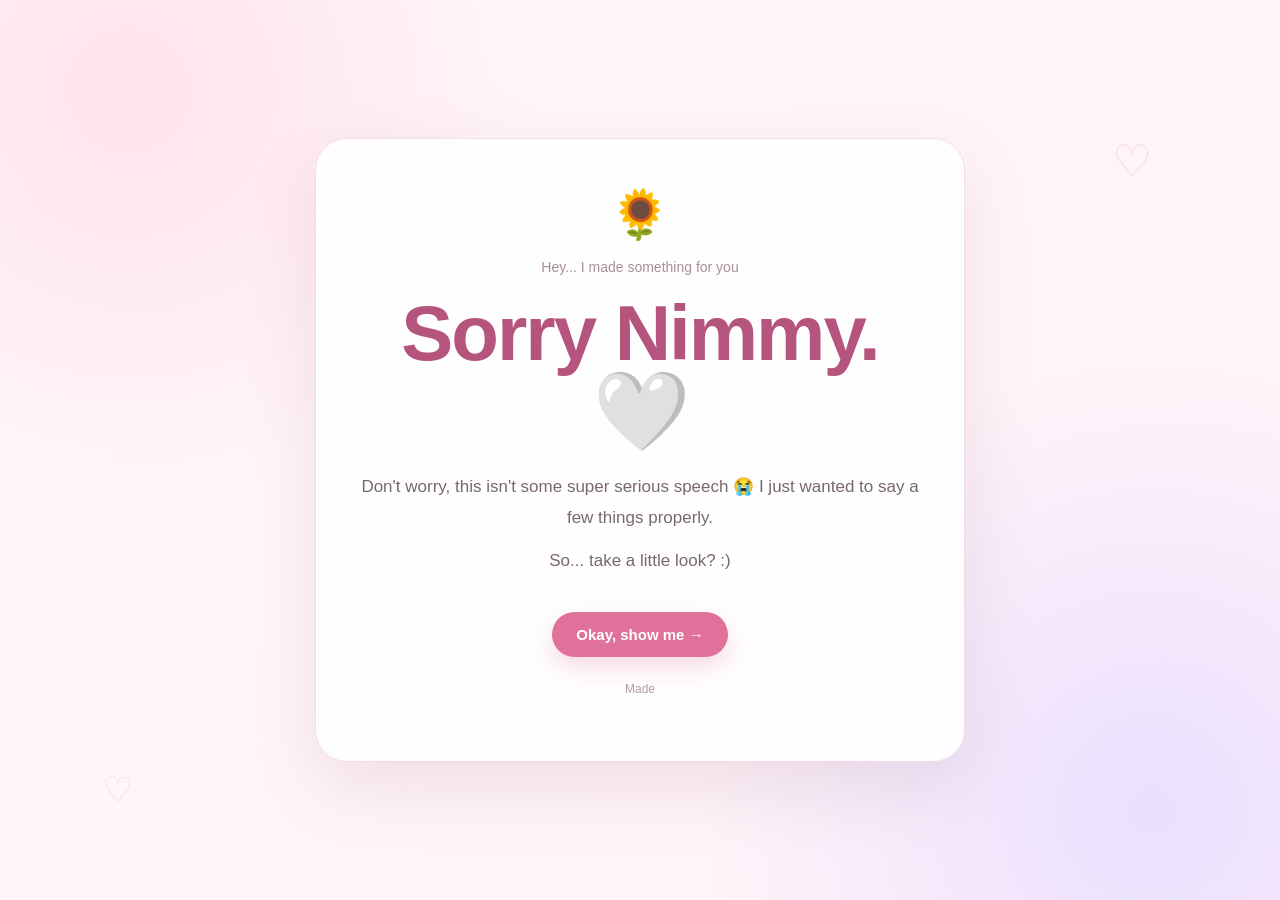
<file: index.html>
<!DOCTYPE html>
<html lang="en">
<head>
    <meta charset="UTF-8">
    <meta name="viewport" content="width=device-width, initial-scale=1.0">
    <title>Hey... 🤍</title>
    <link rel="stylesheet" href="style.css">
</head>

<body>

    <div class="hearts"></div>

    <main class="page">
        <div class="card">

            <div class="emoji">🌻</div>

            <p class="small-text">Hey... I made something for you</p>

            <h1> Sorry Nimmy. 🤍</h1>

            <p>
                Don't worry, this isn't some super serious speech 😭
                I just wanted to say a few things properly.
            </p>

            <p>
                So... take a little look? :)
            </p>

            <a href="intentions.html" class="button">
                Okay, show me →
            </a>

            <p class="tiny">
                Made
</file>
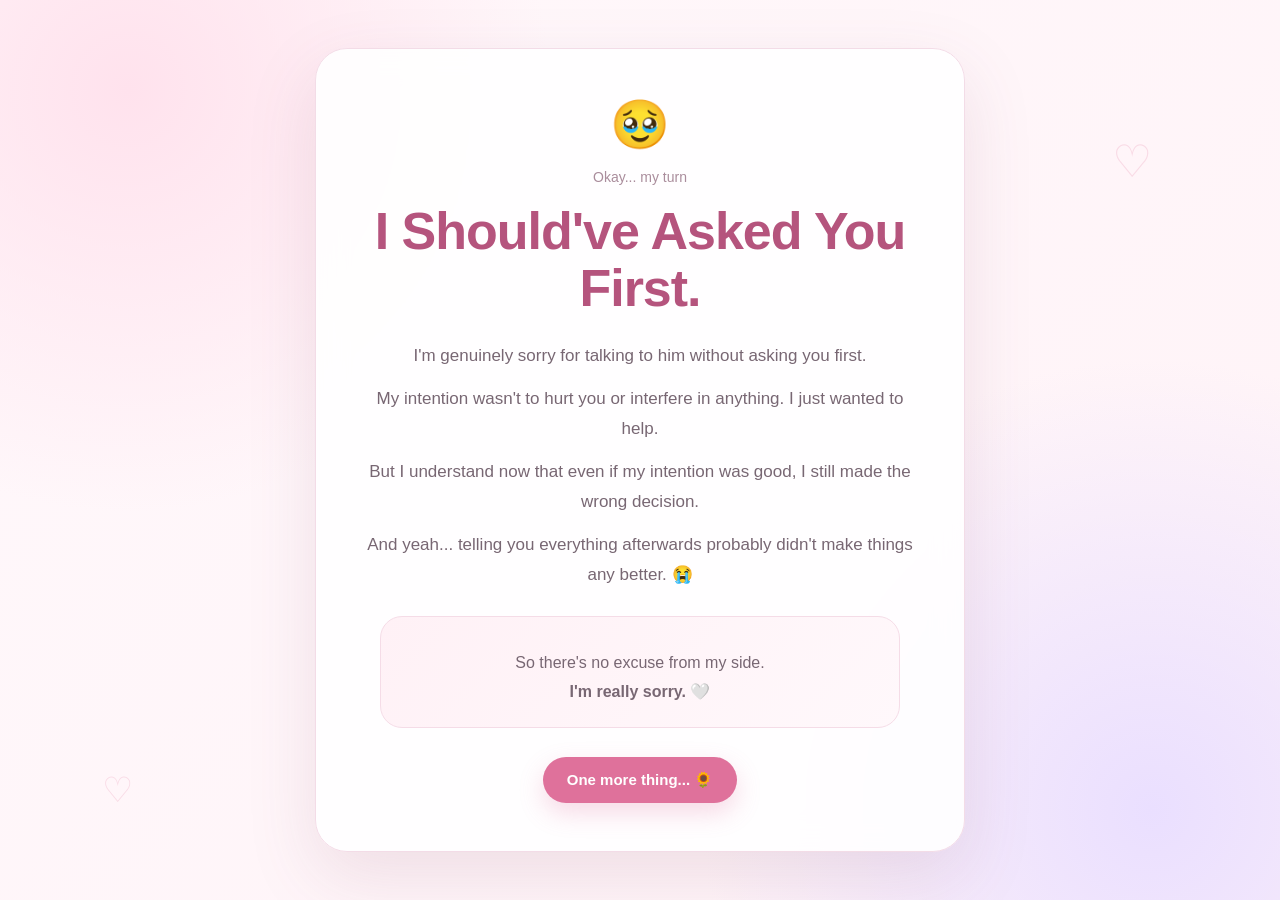
<file: apology.html>
<!DOCTYPE html>
<html lang="en">
<head>
    <meta charset="UTF-8">
    <meta name="viewport" content="width=device-width, initial-scale=1.0">
    <title>Okay... I'm Sorry 🥹</title>
    <link rel="stylesheet" href="style.css">
</head>

<body>

    <div class="hearts"></div>

    <main class="page">
        <div class="card">

            <div class="emoji">🥹</div>

            <p class="small-text">Okay... my turn</p>

            <h2>I Should've Asked You First.</h2>

            <p>
                I'm genuinely sorry for talking to him
                without asking you first.
            </p>

            <p>
                My intention wasn't to hurt you or interfere
                in anything. I just wanted to help.
            </p>

            <p>
                But I understand now that even if my intention
                was good, I still made the wrong decision.
            </p>

            <p>
                And yeah... telling you everything afterwards
                probably didn't make things any better. 😭
            </p>

            <div class="cute-box highlight">
                <p>
                    So there's no excuse from my side.
                    <br>
                    <strong>I'm really sorry. 🤍</strong>
                </p>
            </div>
            <a href="bone.html" class="button">
    One more thing... 🌻
            </a>
            
            </a>

        </div>
    </main>

</body>
</html>
</file>
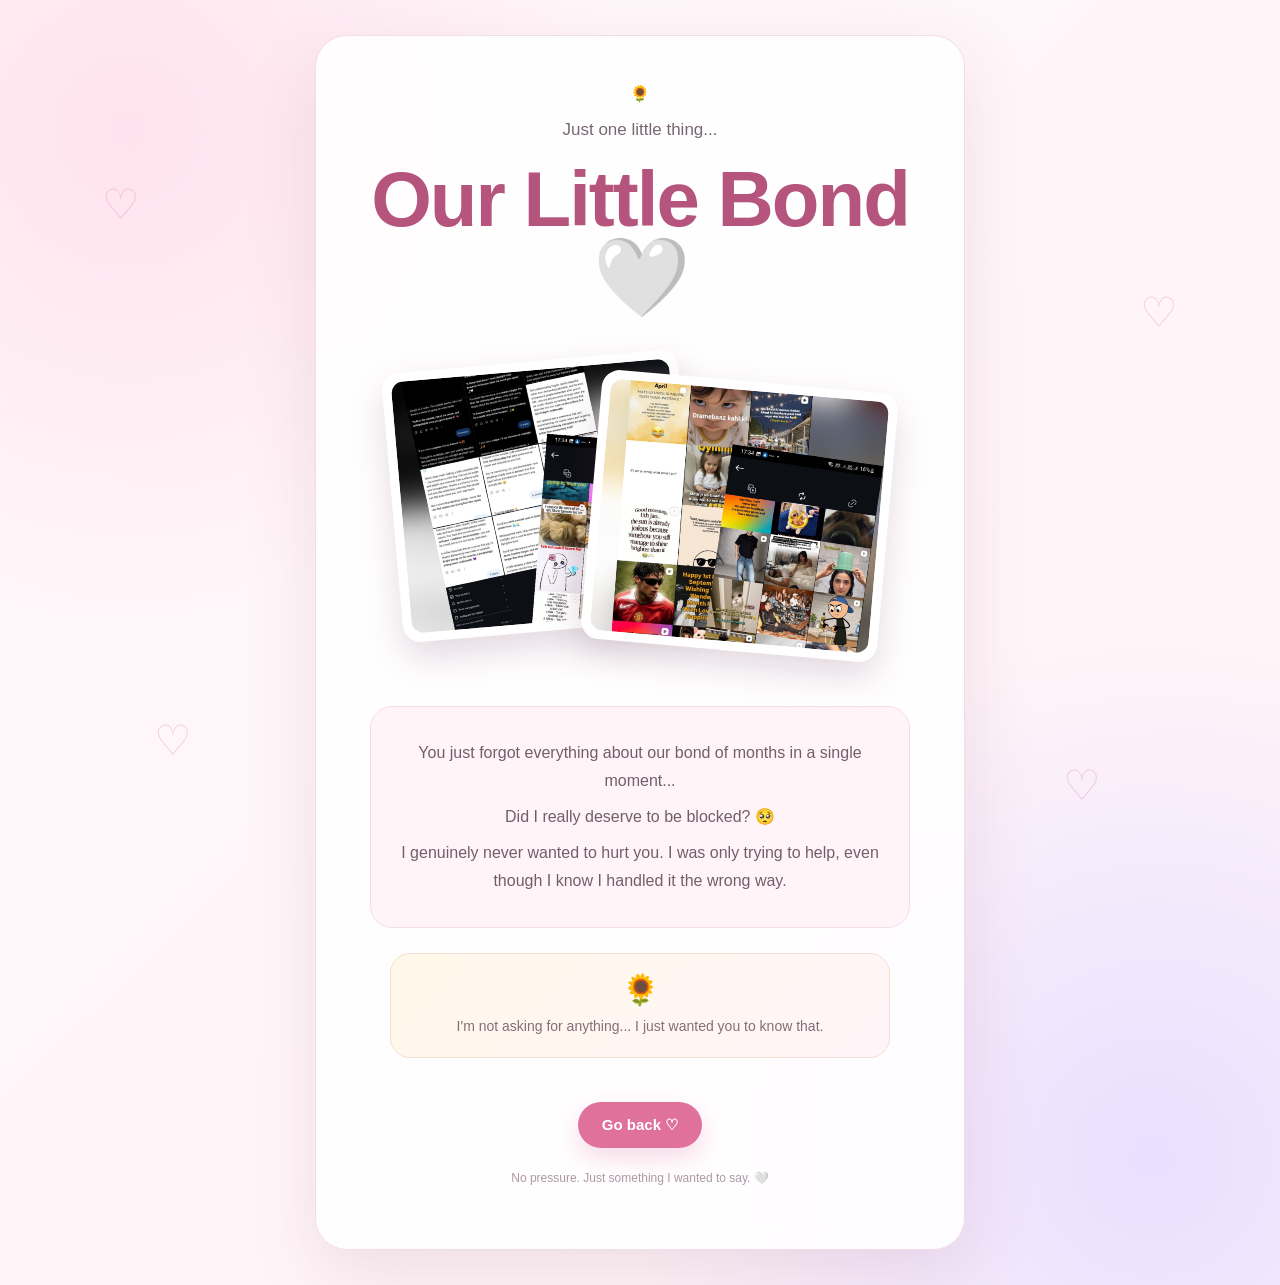
<file: bond.html>
<!DOCTYPE html>
<html lang="en">

<head>
    <meta charset="UTF-8">
    <meta name="viewport" content="width=device-width, initial-scale=1.0">

    <title>Our Little Bond 🤍</title>

    <link rel="stylesheet" href="style.css">
</head>

<body>

    <!-- Floating hearts -->
    <div class="floating-heart heart1">♡</div>
    <div class="floating-heart heart2">♡</div>
    <div class="floating-heart heart3">♡</div>
    <div class="floating-heart heart4">♡</div>


    <main class="page">

        <div class="card">

            <!-- Sunflower -->
            <div class="flower">🌻</div>

            <p class="mini-title">
                Just one little thing...
            </p>

            <h1>
                Our Little Bond 🤍
            </h1>


            <!-- COLLAGE -->

            <div class="collage">

                <div class="photo photo-one">
                    <img src="photo1.jpg" alt="Our memory">
                </div>

                <div class="photo photo-two">
                    <img src="photo2.jpg" alt="Our memory">
                </div>

            </div>


            <!-- MESSAGE -->

            <div class="message">

                <p>
                    You just forgot everything about our bond
                    of months in a single moment...
                </p>

                <p>
                    Did I really deserve to be blocked? 🥺
                </p>

                <p>
                    I genuinely never wanted to hurt you.
                    I was only trying to help, even though
                    I know I handled it the wrong way.
                </p>

            </div>


            <!-- Small cute line -->

            <div class="cute-line">

                <span>🌻</span>

                <p>
                    I'm not asking for anything...
                    I just wanted you to know that.
                </p>

            </div>


            <!-- Back button -->

            <a href="apology.html" class="button">
                Go back ♡
            </a>


            <p class="footer-text">
                No pressure. Just something I wanted to say. 🤍
            </p>

        </div>

    </main>

</body>

</html>
</file>
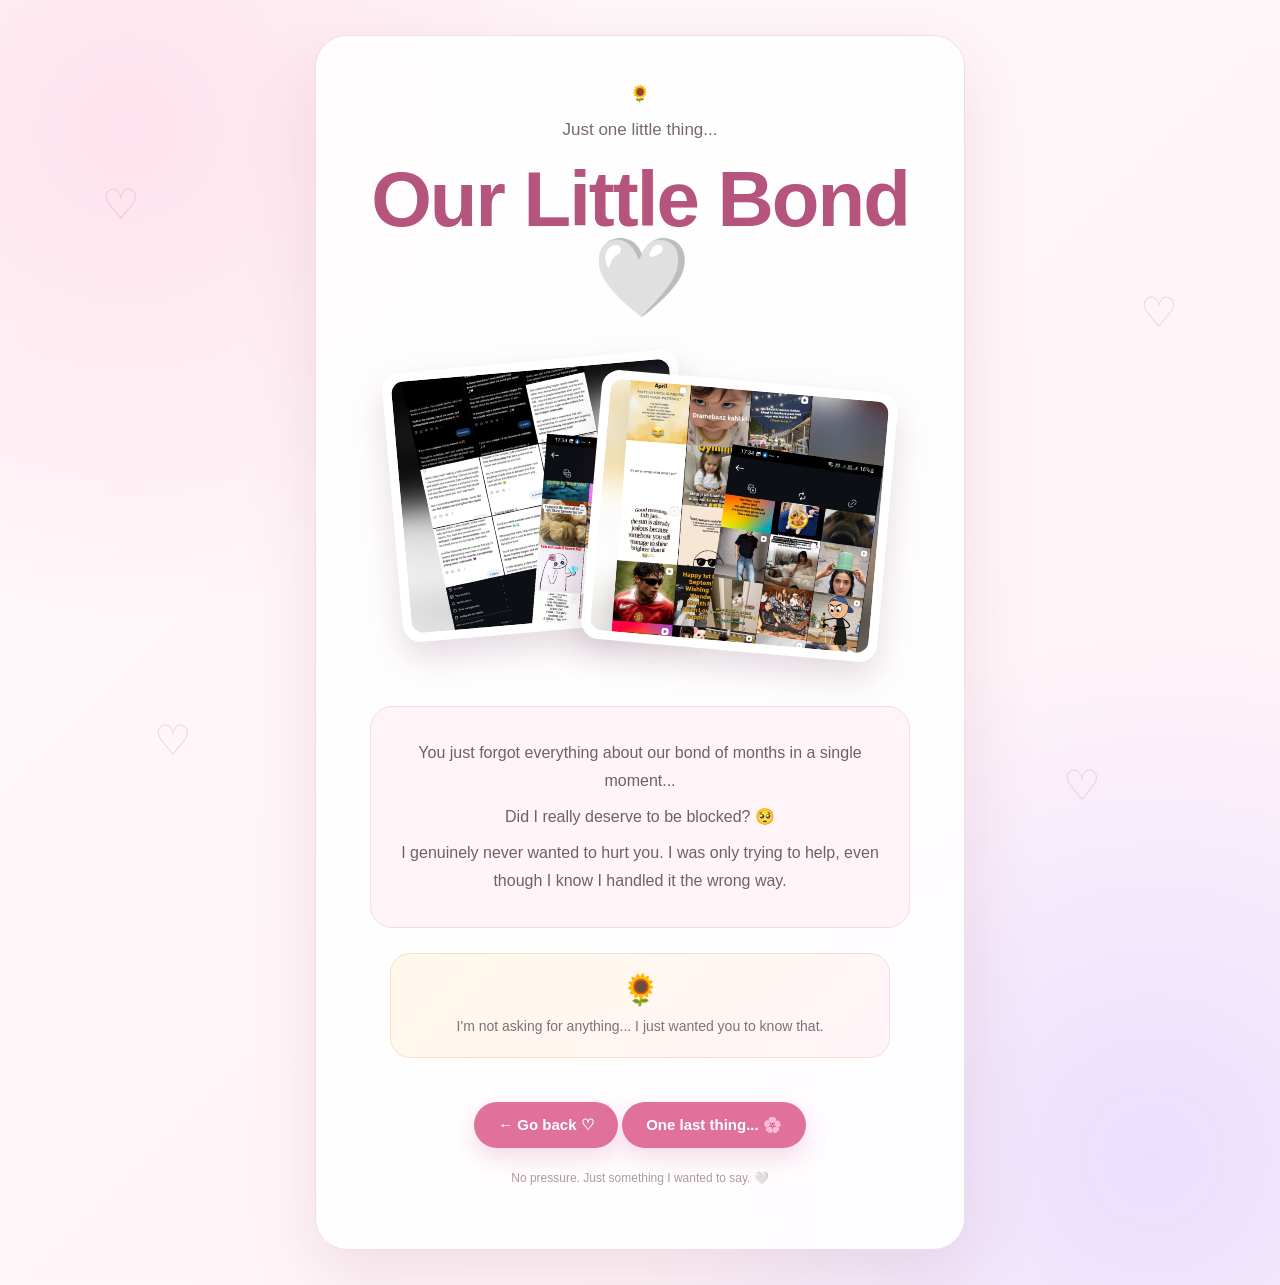
<file: bone.html>
<!DOCTYPE html>
<html lang="en">

<head>
    <meta charset="UTF-8">
    <meta name="viewport" content="width=device-width, initial-scale=1.0">

    <title>Our Little Bond 🤍</title>

    <link rel="stylesheet" href="style.css">
</head>

<body>

    <!-- Floating hearts -->
    <div class="floating-heart heart1">♡</div>
    <div class="floating-heart heart2">♡</div>
    <div class="floating-heart heart3">♡</div>
    <div class="floating-heart heart4">♡</div>


    <main class="page">

        <div class="card">

            <!-- Sunflower -->
            <div class="flower">🌻</div>

            <p class="mini-title">
                Just one little thing...
            </p>

            <h1>
                Our Little Bond 🤍
            </h1>


            <!-- COLLAGE -->

            <div class="collage">

                <div class="photo photo-one">
                    <img src="photo1.jpg" alt="Our memory">
                </div>

                <div class="photo photo-two">
                    <img src="photo2.jpg" alt="Our memory">
                </div>

            </div>


            <!-- MESSAGE -->

            <div class="message">

                <p>
                    You just forgot everything about our bond
                    of months in a single moment...
                </p>

                <p>
                    Did I really deserve to be blocked? 🥺
                </p>

                <p>
                    I genuinely never wanted to hurt you.
                    I was only trying to help, even though
                    I know I handled it the wrong way.
                </p>

            </div>


            <!-- Small cute line -->

            <div class="cute-line">

                <span>🌻</span>

                <p>
                    I'm not asking for anything...
                    I just wanted you to know that.
                </p>

            </div>


            <!-- Navigation Buttons -->

            <a href="./apology.html" class="button">
                ← Go back ♡
            </a>

            <a href="./ending.html" class="button">
                One last thing... 🌸
            </a>


            <p class="footer-text">
                No pressure. Just something I wanted to say. 🤍
            </p>

        </div>

    </main>

</body>

</html>
</file>
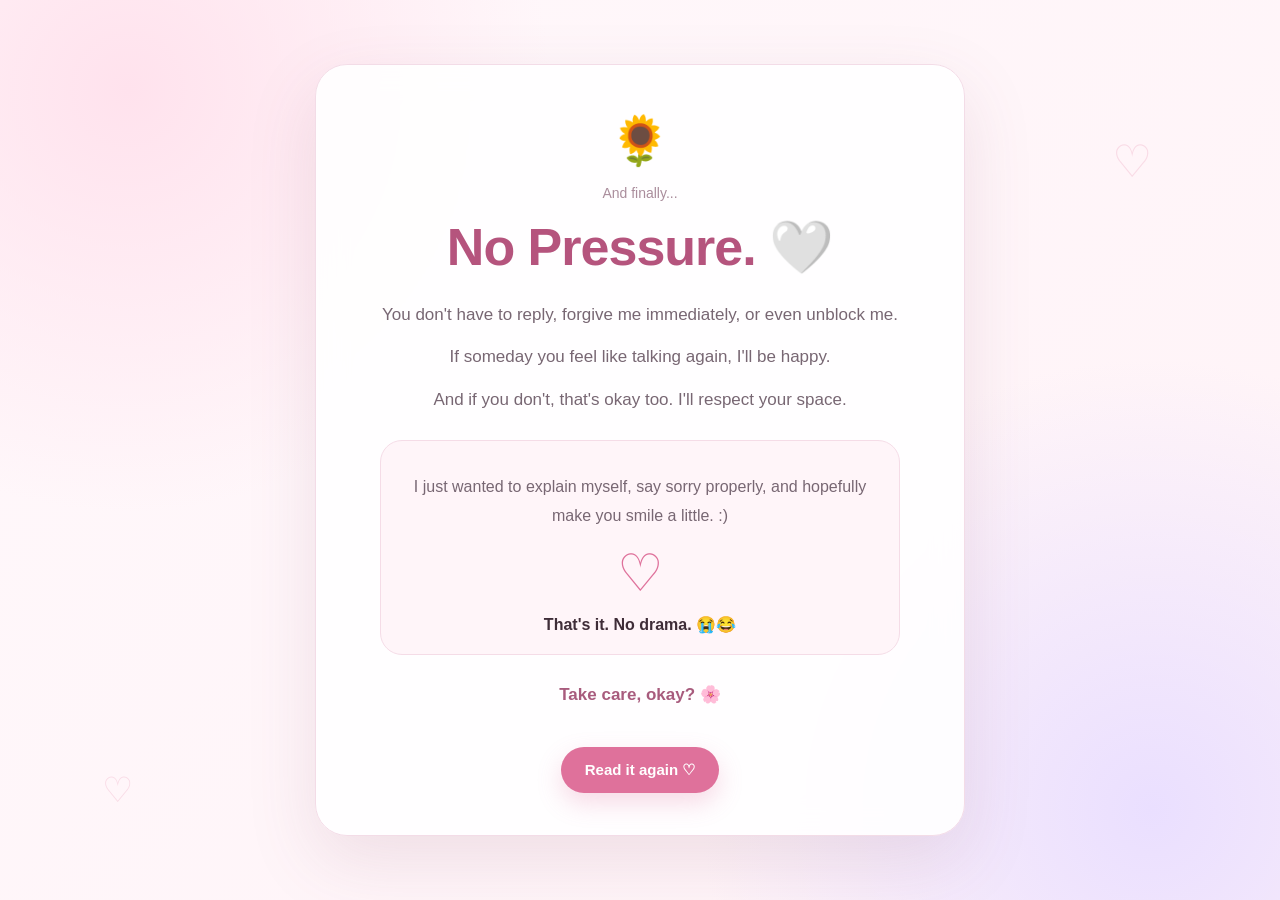
<file: ending.html>
<!DOCTYPE html>
<html lang="en">
<head>
    <meta charset="UTF-8">
    <meta name="viewport" content="width=device-width, initial-scale=1.0">
    <title>No Pressure 🤍</title>
    <link rel="stylesheet" href="style.css">
</head>

<body>

    <div class="hearts"></div>

    <main class="page">
        <div class="card final-card">

            <div class="emoji">🌻</div>

            <p class="small-text">And finally...</p>

            <h2>No Pressure. 🤍</h2>

            <p>
                You don't have to reply, forgive me immediately,
                or even unblock me.
            </p>

            <p>
                If someday you feel like talking again,
                I'll be happy.
            </p>

            <p>
                And if you don't, that's okay too.
                I'll respect your space.
            </p>

            <div class="cute-box">

                <p>
                    I just wanted to explain myself,
                    say sorry properly,
                    and hopefully make you smile a little. :)
                </p>

                <div class="big-heart">♡</div>

                <strong>That's it. No drama. 😭😂</strong>

            </div>

            <p class="final-line">
                Take care, okay? 🌸
            </p>

            <a href="index.html" class="button secondary">
                Read it again ♡
            </a>

        </div>
    </main>

</body>
</html>
</file>
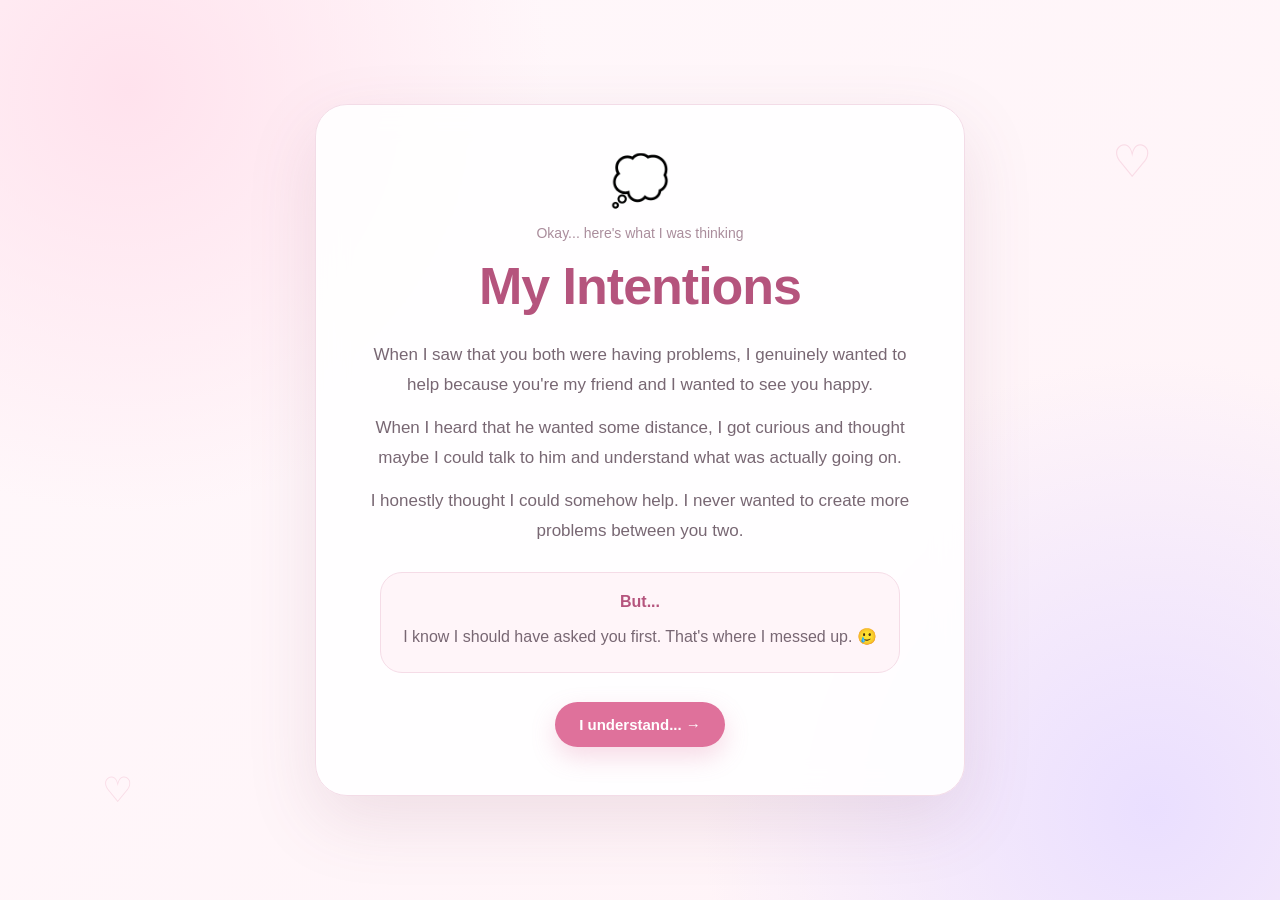
<file: intentions.html>
<!DOCTYPE html>
<html lang="en">

<head>
    <meta charset="UTF-8">
    <meta name="viewport" content="width=device-width, initial-scale=1.0">

    <title>My Intentions 🌻</title>

    <link rel="stylesheet" href="style.css">
</head>

<body>

    <div class="hearts"></div>

    <main class="page">

        <div class="card">

            <div class="emoji">💭</div>

            <p class="small-text">
                Okay... here's what I was thinking
            </p>

            <h2>
                My Intentions
            </h2>

            <p>
                When I saw that you both were having problems,
                I genuinely wanted to help because you're my friend
                and I wanted to see you happy.
            </p>

            <p>
                When I heard that he wanted some distance,
                I got curious and thought maybe I could talk to him
                and understand what was actually going on.
            </p>

            <p>
                I honestly thought I could somehow help.
                I never wanted to create more problems between you two.
            </p>

            <div class="cute-box">

                <span>But...</span>

                <p>
                    I know I should have asked you first.
                    That's where I messed up. 🥲
                </p>

            </div>

            <a href="./apology.html" class="button">
                I understand... →
            </a>

        </div>

    </main>

</body>

</html>
</file>
<file: style.css>
/* =========================
   BASIC RESET
========================= */

* {
    margin: 0;
    padding: 0;
    box-sizing: border-box;
}


/* =========================
   BODY
========================= */

body {
    min-height: 100vh;

    font-family:
        "Trebuchet MS",
        "Segoe UI",
        Arial,
        sans-serif;

    color: #3f2d38;

    background:
        radial-gradient(
            circle at 10% 10%,
            #ffe2ed 0%,
            transparent 30%
        ),

        radial-gradient(
            circle at 90% 90%,
            #eadfff 0%,
            transparent 32%
        ),

        linear-gradient(
            135deg,
            #fff8fb,
            #fff3f7
        );

    overflow-x: hidden;
}


/* =========================
   PAGE
========================= */

.page {
    width: 100%;
    min-height: 100vh;

    display: flex;
    align-items: center;
    justify-content: center;

    padding: 35px 18px;
}


/* =========================
   CARD
========================= */

.card {
    width: 100%;
    max-width: 650px;

    padding: 48px 38px;

    text-align: center;

    background: rgba(255, 255, 255, 0.88);

    border: 1px solid #f3dce7;

    border-radius: 32px;

    box-shadow:
        0 25px 70px rgba(135, 70, 100, 0.13);

    backdrop-filter: blur(15px);

    animation: cardAppear 0.8s ease;
}


@keyframes cardAppear {

    from {
        opacity: 0;
        transform: translateY(20px);
    }

    to {
        opacity: 1;
        transform: translateY(0);
    }
}


/* =========================
   EMOJI
========================= */

.emoji {
    font-size: 48px;

    margin-bottom: 12px;

    animation: floating 3s ease-in-out infinite;
}


@keyframes floating {

    0% {
        transform: translateY(0);
    }

    50% {
        transform: translateY(-8px);
    }

    100% {
        transform: translateY(0);
    }
}


/* =========================
   HEADINGS
========================= */

h1 {
    font-size: clamp(48px, 10vw, 78px);

    line-height: 1;

    color: #b5547d;

    margin: 14px 0 22px;

    letter-spacing: -2px;
}


h2 {
    font-size: clamp(34px, 7vw, 52px);

    line-height: 1.1;

    color: #b5547d;

    margin: 12px 0 24px;

    letter-spacing: -1px;
}


/* =========================
   TEXT
========================= */

p {
    font-size: 17px;

    line-height: 1.8;

    color: #786773;

    margin: 12px auto;

    max-width: 560px;
}


.small-text {
    font-size: 14px;

    color: #aa8d9c;

    margin-bottom: 5px;
}


.tiny {
    font-size: 12px;

    color: #b09da7;

    margin-top: 22px;
}


/* =========================
   BUTTON
========================= */

.button {
    display: inline-block;

    margin-top: 24px;

    padding: 14px 24px;

    border-radius: 50px;

    background: #df719b;

    color: white;

    text-decoration: none;

    font-size: 15px;

    font-weight: bold;

    box-shadow:
        0 10px 25px rgba(223, 113, 155, 0.25);

    transition:
        transform 0.2s ease,
        box-shadow 0.2s ease,
        background 0.2s ease;
}


.button:hover {

    transform: translateY(-3px);

    background: #c95d87;

    box-shadow:
        0 14px 30px rgba(223, 113, 155, 0.32);
}


.button:active {

    transform: scale(0.96);
}


/* =========================
   CUTE BOX
========================= */

.cute-box {

    margin: 25px auto 5px;

    padding: 20px;

    max-width: 520px;

    background: #fff5f9;

    border: 1px solid #f5dce7;

    border-radius: 22px;
}


.cute-box span {

    color: #b5547d;

    font-weight: bold;
}


.cute-box p {

    margin-bottom: 0;

    font-size: 16px;
}


.highlight {

    background:
        linear-gradient(
            135deg,
            #fff1f6,
            #fff8fb
        );
}


/* =========================
   FINAL PAGE
========================= */

.final-card {

    padding-bottom: 42px;
}


.big-heart {

    font-size: 52px;

    color: #df719b;

    margin: 12px 0;

    animation: heartbeat 1.8s infinite;
}


@keyframes heartbeat {

    0% {
        transform: scale(1);
    }

    25% {
        transform: scale(1.12);
    }

    40% {
        transform: scale(1);
    }

    60% {
        transform: scale(1.1);
    }

    100% {
        transform: scale(1);
    }
}


.final-line {

    color: #a85b7d;

    font-weight: bold;

    margin-top: 25px;
}


/* =========================
   FLOATING HEARTS
========================= */

.hearts::before,
.hearts::after {

    content: "♡";

    position: fixed;

    color: rgba(223, 113, 155, 0.20);

    font-size: 35px;

    pointer-events: none;

    animation: drift 7s ease-in-out infinite;

    z-index: -1;
}


.hearts::before {

    left: 8%;

    bottom: 10%;
}


.hearts::after {

    right: 10%;

    top: 15%;

    font-size: 45px;

    animation-delay: 2s;
}


@keyframes drift {

    0% {

        transform:
            translateY(0)
            rotate(0deg);

    }

    50% {

        transform:
            translateY(-35px)
            rotate(10deg);

    }

    100% {

        transform:
            translateY(0)
            rotate(0deg);

    }
}


/* =========================
   MOBILE
========================= */

@media (max-width: 600px) {

    .page {

        padding: 20px 14px;

    }


    .card {

        padding: 38px 22px;

        border-radius: 26px;

    }


    h1 {

        font-size: 52px;

    }


    h2 {

        font-size: 36px;

    }


    p {

        font-size: 16px;

        line-height: 1.75;

    }


    .emoji {

        font-size: 42px;

    }


    .button {

        padding: 13px 21px;

    }

}
/* =================================
   BOND / COLLAGE PAGE
================================= */

.collage {
    width: 100%;
    max-width: 540px;
    height: 330px;

    margin: 30px auto;

    position: relative;
}

.photo {
    position: absolute;

    width: 55%;
    height: 270px;

    padding: 9px;

    background: white;

    border-radius: 18px;

    box-shadow:
        0 15px 35px rgba(100, 50, 80, 0.18);

    overflow: hidden;

    transition: 0.3s ease;
}

.photo img {
    width: 100%;
    height: 100%;

    object-fit: cover;

    border-radius: 12px;

    display: block;
}


/* First photo */

.photo-one {
    left: 4%;
    top: 15px;

    transform: rotate(-5deg);

    z-index: 1;
}


/* Second photo */

.photo-two {
    right: 4%;
    top: 35px;

    transform: rotate(5deg);

    z-index: 2;
}


/* Hover */

.photo:hover {
    transform:
        rotate(0deg)
        translateY(-8px)
        scale(1.03);

    z-index: 5;
}


/* =================================
   MESSAGE
================================= */

.message {
    max-width: 540px;

    margin: 10px auto 25px;

    padding: 24px;

    background: #fff5f9;

    border: 1px solid #f3dce7;

    border-radius: 22px;
}

.message p {
    margin: 8px auto;

    font-size: 16px;

    line-height: 1.75;

    color: #725e6a;
}


/* =================================
   CUTE LINE
================================= */

.cute-line {

    margin: 20px auto;

    padding: 18px 20px;

    max-width: 500px;

    border-radius: 20px;

    background:
        linear-gradient(
            135deg,
            #fff8e9,
            #fff5f9
        );

    border: 1px solid #f3e0d0;
}

.cute-line span {
    font-size: 30px;
}

.cute-line p {
    font-size: 14px;

    margin: 7px auto 0;

    color: #846e79;
}


/* =================================
   FLOATING HEARTS
================================= */

.floating-heart {

    position: fixed;

    color: rgba(220, 105, 150, 0.25);

    font-size: 42px;

    pointer-events: none;

    animation: floatingHeart 5s ease-in-out infinite;

    z-index: -1;
}

.heart1 {
    left: 8%;
    top: 20%;
}

.heart2 {
    right: 8%;
    top: 32%;

    animation-delay: 1s;
}

.heart3 {
    left: 12%;
    bottom: 15%;

    animation-delay: 2s;
}

.heart4 {
    right: 14%;
    bottom: 10%;

    animation-delay: 3s;
}


@keyframes floatingHeart {

    0% {
        transform:
            translateY(0)
            rotate(0deg);

        opacity: 0.4;
    }

    50% {
        transform:
            translateY(-20px)
            rotate(8deg);

        opacity: 0.8;
    }

    100% {
        transform:
            translateY(0)
            rotate(0deg);

        opacity: 0.4;
    }
}


/* =================================
   FOOTER TEXT
================================= */

.footer-text {

    font-size: 12px !important;

    color: #ad98a4 !important;

    margin-top: 20px !important;
}


/* =================================
   MOBILE
================================= */

@media (max-width: 600px) {

    .collage {
        height: 275px;
    }

    .photo {
        width: 58%;
        height: 225px;
    }

    .photo-one {
        left: 0;
    }

    .photo-two {
        right: 0;
    }

    .message {
        padding: 20px 16px;
    }

    .message p {
        font-size: 15px;
    }

}
</file>
